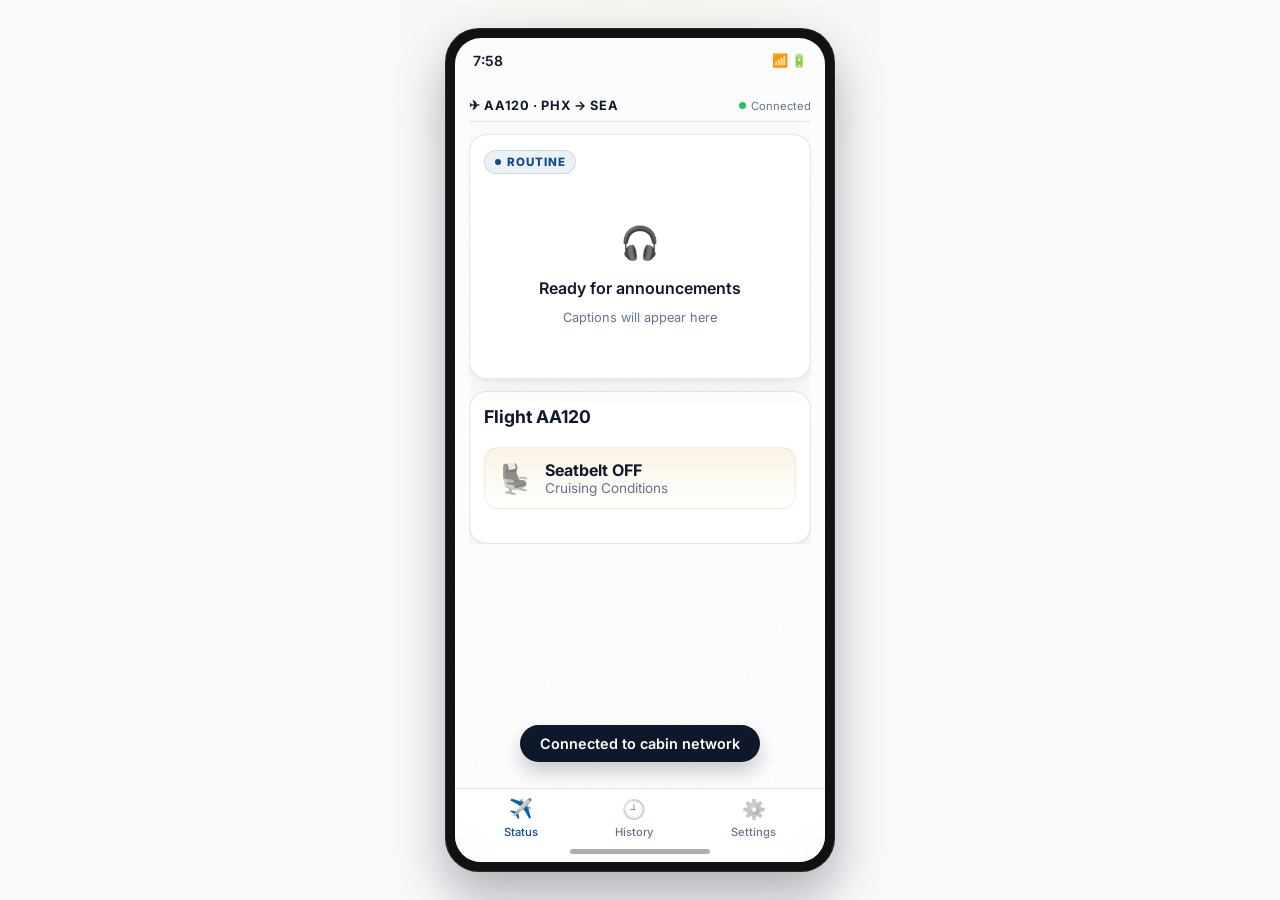
<file: index.html>
<!DOCTYPE html>
<html lang="en" data-theme="light">
<head>
    <meta charset="UTF-8">
    <meta name="viewport" content="width=device-width, initial-scale=1.0">
    <title>Cabin Clarity | Passenger App</title>
    <link rel="stylesheet" href="styles.css">
    <link href="https://fonts.googleapis.com/css2?family=Inter:wght@400;500;600;700;800&display=swap" rel="stylesheet">
    <link rel="manifest" href="manifest.json">
</head>
<body>

<div class="device-frame">
    <div class="device-screen">

        <!-- iOS Status Bar -->
        <div class="ios-status-bar">
            <div id="ios-clock">9:41</div>
            <div class="dynamic-island"></div>
            <div style="display:flex;gap:4px;align-items:center;font-size:13px">📶 🔋</div>
        </div>

        <!-- Emergency Overlay (critical safety, full screen) -->
        <div id="emergency-overlay" class="hidden">
            <div style="font-size:0.9rem;color:rgba(255,255,255,0.7);margin-bottom:12px;letter-spacing:0.1em;font-weight:800">⚠ SAFETY CRITICAL</div>
            <h1 class="emergency-title">BRACE</h1>
            <p class="emergency-subtitle">Head down. Hands behind head.<br>Follow crew instructions. Leave all bags.</p>
            <div class="emergency-media-frame">
                <div class="asl-placeholder">[ASL Emergency Clip · asl_brace_001]</div>
            </div>
            <button class="btn btn-danger-solid full-width mt-2" style="font-size:1rem;padding:16px;" onclick="app.dismissEmergency()">✓ I Understand — Bracing</button>
        </div>

        <!-- Scrollable Content -->
        <main class="container">

            <!-- ── VIEW 1: STATUS / CAPTIONS (main screen) ─────────────────── -->
            <section id="view-flight" class="view active">

                <!-- Route Bar -->
                <div class="route-bar">
                    <div>
                        <div class="route-flight">✈ AA120 · PHX → SEA</div>
                    </div>
                    <div class="ws-dot-wrap">
                        <div class="ws-dot connecting" id="ws-indicator-dot"></div>
                        <span id="ws-indicator-label">Connecting...</span>
                    </div>
                </div>

                <div class="dashboard-grid">

                    <!-- ── CAPTION CARD: all states live here ── -->
                    <div class="card caption-card" id="caption-card">

                        <!-- SAFETY: acknowledgment required banner -->
                        <div id="ack-required-banner" class="ack-required-banner" style="display:none">
                            ⚠ Safety alert — tap Acknowledge below
                        </div>

                        <!-- Urgency badge -->
                        <div class="urgency-badge badge-routine" id="urgency-badge">
                            <div class="dot"></div>
                            <span>ROUTINE</span>
                        </div>

                        <!-- STATE: connecting -->
                        <div id="state-connecting" class="state-card">
                            <div class="spinner"></div>
                            <div class="state-label">Connecting to cabin network...</div>
                            <div class="state-sub">AA120 · Cabin WS</div>
                        </div>

                        <!-- STATE: idle (connected, no announcement) -->
                        <div id="state-idle" class="state-card hidden">
                            <div class="state-icon">🎧</div>
                            <div class="state-label">Ready for announcements</div>
                            <div class="state-sub">Captions will appear here</div>
                        </div>

                        <!-- STATE: caption (main caption display) -->
                        <div class="safety-label-large" id="safety-label-large">SAFETY</div>
                        <div id="state-caption" class="hidden">

                            <!-- Safety action icon (shown only in safety mode via CSS) -->
                            <div class="safety-action-wrap hidden" id="safety-action-wrap">
                                <div class="safety-action-icon" id="safety-action-icon"></div>
                            </div>

                            <!-- Live caption text with per-word confidence support -->
                            <p class="live-caption-text" id="live-caption-text"></p>
                            
                            <!-- Low confidence indicator -->
                            <div class="low-conf-bar" id="low-conf-bar">
                                ◐ Low confidence · uncertain words are faded
                            </div>

                            <!-- Plain English summary -->
                            <div class="plain-english-box mt-1">
                                <strong>Plain English:</strong>
                                <span id="plain-english-summary"> —</span>
                            </div>

                            <!-- Source metadata -->
                            <div class="text-muted text-small mt-sm" id="caption-meta" style="font-size:0.7rem"></div>

                            <!-- Acknowledge button -->
                            <button id="confirm-receipt-btn" class="btn btn-primary full-width mt-1" onclick="app.confirmReceipt()">
                                ✓ Acknowledge
                            </button>
                        </div>

                        <div class="card sign-card hidden" id="sign-card">
                            <div class="flex-between border-bottom pb-1 mb-1">
                                <h2 class="section-title border-none mb-0 pb-0" id="sign-card-title">Sign Language</h2>
                                <span class="text-small text-muted" id="sign-card-lang">—</span>
                            </div>

                            <div class="sign-media-frame">
                                <video id="sign-video" muted playsinline autoplay></video>
                                <div id="sign-fallback-text" class="text-small text-muted" style="display:none; text-align:center; padding:16px;">
                                    Approved sign clip not available
                                </div>
                            </div>

                            <div class="text-small text-muted mt-sm" id="sign-meta"></div>
                        </div>

                        <!-- STATE: captions unavailable -->
                        <div id="state-unavailable" class="hidden unavailable-card">
                            <div class="big-icon">📵</div>
                            <div class="state-label">Captions unavailable</div>
                            <p class="text-muted text-small mt-sm">Audio feed disconnected.<br>Please ask a crew member for assistance.</p>
                            <button class="btn btn-outline full-width mt-1" onclick="app.sendCrew('Caption Assistance')">
                                🔔 Call Crew
                            </button>
                        </div>

                        <!-- STATE: reconnecting -->
                        <div id="state-reconnecting" class="state-card hidden">
                            <div class="radar-spinner"></div>
                            <div class="state-label" style="color:var(--amber-color)">Reconnecting...</div>
                            <div class="state-sub">Connection lost · retrying automatically</div>
                        </div>

                    </div><!-- /caption-card -->

                    <!-- Flight Info Card -->
                    <div class="card">
                        <h2 class="section-title">Flight AA120</h2>
                        <div class="seatbelt-card mb-2" id="seatbelt-status-card">
                            <span style="font-size:1.8rem; filter: grayscale(1); opacity: 0.6;">💺</span>
                            <div>
                                <div class="font-bold text-dark">Seatbelt OFF</div>
                                <div class="text-small text-muted">Cruising Conditions</div>
                            </div>
                        </div>
                    </div>
                </div>
            </section>

            <section id="view-history" class="view">
                <div class="dashboard-grid">
                    <div class="card">
                        <div class="flex-between border-bottom pb-1 mb-1">
                            <h2 class="section-title border-none mb-0 pb-0">History</h2>
                            <select class="select-clean text-small" id="history-filter" onchange="app.renderHistory()">
                                <option value="all">All</option>
                                <option value="safety">Safety</option>
                                <option value="routine">Routine</option>
                            </select>
                        </div>
                        <div id="history-log" class="history-scroll"></div>
                    </div>
                </div>
            </section>
            
            <!-- ── VIEW 5: SETTINGS ────────────────────────────────────────── -->
            <section id="view-settings" class="view">
                <div class="header-section">
                    <h1 class="font-bold text-dark view-title">Settings</h1>
                </div>
                <div class="dashboard-grid">

                    <!-- Text Size (live preview) -->
                    <div class="card">
                        <h2 class="section-title">Caption Text Size</h2>
                        <div class="text-preview-wrap">
                            <p class="text-preview" id="text-size-preview">Caption text preview — adjust to your preference.</p>
                        </div>
                        <div class="size-slider-row mt-1">
                            <span class="size-label">A</span>
                            <input type="range" id="text-size-slider" min="14" max="32" value="18" step="1"
                                oninput="app.updateTextSize(this.value)">
                            <span class="size-label" style="font-size:1rem;font-weight:700">A</span>
                        </div>
                        <div class="text-muted text-small mt-sm" style="text-align:center">
                            <span id="text-size-val">18px</span>
                        </div>
                    </div>

                    <!-- Accessibility Toggles -->
                    <!-- Accessibility -->
                    <div class="card">
                      <h2 class="section-title">Accessibility</h2>

                      <div class="setting-row">
                        <div>
                          <span class="font-bold text-small">Sign Language</span>
                          <div class="text-small text-muted">Show approved clips only</div>
                        </div>
                        <select class="select-clean text-small" onchange="app.toggleSetting('signLanguage', this.value)">
                          <option value="none">None</option>
                          <option value="asl">ASL</option>
                          <option value="bsl">BSL</option>
                        </select>
                    </div>

                    <div class="setting-row">
                      <div>
                        <span class="font-bold text-small">Caption language</span>
                        <div class="text-small text-muted">Primary caption language</div>
                      </div>
                      <select class="select-clean text-small" onchange="app.toggleSetting('captionLanguage', this.value)">
                        <option value="en">English</option>
                        <option value="es">Español</option>
                        <option value="zh">中文</option>
                      </select>
                    </div>

                    <div class="setting-row">
                        <div>
                        <span class="font-bold text-small">Haptic Feedback</span>
                        <div class="text-small text-muted">Vibration for safety alerts</div>
                        </div>
                        <label class="switch">
                        <input type="checkbox" checked onchange="app.toggleSetting('haptic', this.checked)">
                        <span class="slider"></span>
                        </label>
                    </div>

                    <div class="setting-row border-none">
                        <div>
                        <span class="font-bold text-small">High Contrast Mode</span>
                        <div class="text-small text-muted">Black/white/amber only</div>
                        </div>
                        <label class="switch">
                        <input type="checkbox" onchange="app.toggleSetting('contrast', this.checked)">
                        <span class="slider"></span>
                        </label>
                    </div>
                    </div>

                    <!-- Notifications -->
                    <div class="card">
                        <h2 class="section-title">"Digital Tap" Wake-Up</h2>
                        <p class="text-small text-muted mb-2">Haptic vibration instead of crew physically tapping you.</p>
                        <div class="setting-row">
                            <span class="text-small">Meal Service</span>
                            <label class="switch"><input type="checkbox" onchange="app.toggleSetting('mealWakeup', this.checked)"><span class="slider"></span></label>
                        </div>
                        <div class="setting-row border-none">
                            <span class="text-small">Descent Notification</span>
                            <label class="switch"><input type="checkbox" checked onchange="app.toggleSetting('descentWakeup', this.checked)"><span class="slider"></span></label>
                        </div>
                    </div>

                    <!-- Theme & Display -->
                    <div class="card">
                        <h2 class="section-title">Display</h2>
                        <div class="setting-row">
                            <span class="text-small font-bold">Large Display Mode</span>
                            <label class="switch"><input type="checkbox" onchange="app.toggleSetting('largeDisplay', this.checked)"><span class="slider"></span></label>
                        </div>
                        <div class="setting-row border-none">
                            <span class="text-small font-bold">Dark Mode</span>
                            <label class="switch">
                                <input type="checkbox" onchange="app.toggleTheme()">
                                <span class="slider"></span>
                            </label>
                        </div>
                    </div>

                </div>
            </section>

            <div style="height:60px"></div>
        </main>

        <!-- Bottom Tab Bar -->
        <nav class="bottom-tab-bar">
        <a href="#" class="tab-item active" data-target="view-flight">
            <div class="tab-icon-wrap">
            <div class="tab-icon">✈️</div>
            <span class="tab-badge hidden" id="badge-flight"></span>
            </div>
            <span>Status</span>
        </a>

        <a href="#" class="tab-item" data-target="view-history">
            <div class="tab-icon">🕘</div>
            <span>History</span>
        </a>

        <a href="#" class="tab-item" data-target="view-settings">
            <div class="tab-icon">⚙️</div>
            <span>Settings</span>
        </a>
        </nav>

        <div id="toast" class="toast hidden">Message sent</div>
        <div class="home-indicator"></div>

    </div><!-- /device-screen -->
</div><!-- /device-frame -->


<script src="transport.js"></script>
<script src="app.js"></script>


<script>
if ('serviceWorker' in navigator) {
  window.addEventListener('load', () => {
    navigator.serviceWorker.register('./sw.js');
  });
}
</script>
</body>
</html>
</file>
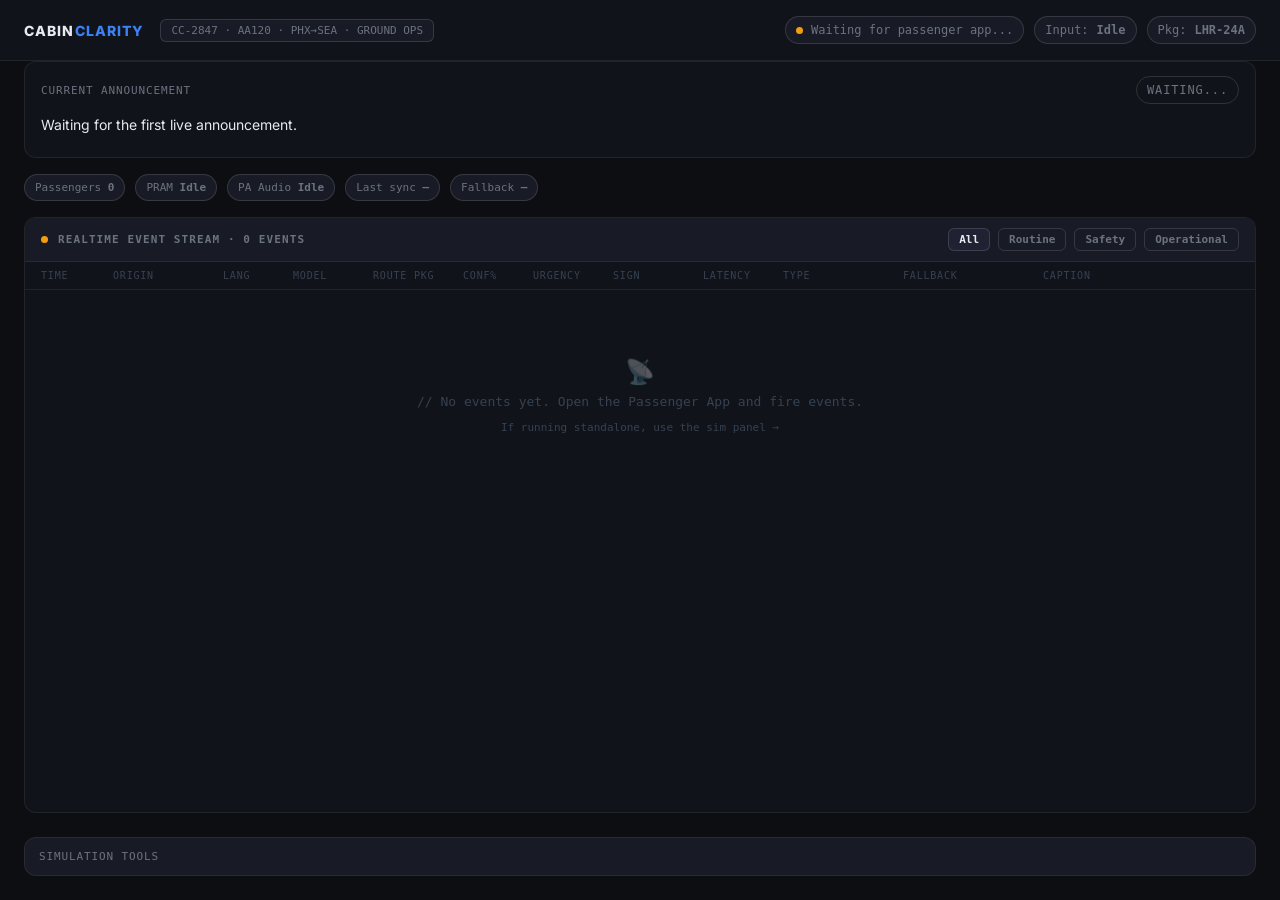
<file: dashboard.html>
<!DOCTYPE html>
<html lang="en">
<head>
<meta charset="UTF-8">
<meta name="viewport" content="width=device-width, initial-scale=1.0">
<title>Cabin Clarity - Dashboard</title>
<link href="https://fonts.googleapis.com/css2?family=Inter:wght@400;500;600;700;800&display=swap" rel="stylesheet">
<style>
:root {
    --bg: #0d0e12;
    --bg2: #11131a;
    --surface: #181b25;
    --surface2: #1f2232;
    --border: rgba(255,255,255,0.07);
    --border2: rgba(255,255,255,0.13);
    --text: #e8eaf0;
    --muted: #6b7280;
    --dim: #374151;
    --green: #22c55e;
    --amber: #f59e0b;
    --red: #ef4444;
    --blue: #3b82f6;
    --mono: 'IBM Plex Mono', monospace;
    --sans: 'Inter', sans-serif;
}
*, *::before, *::after { box-sizing: border-box; margin: 0; padding: 0; }
body { background: var(--bg); color: var(--text); font-family: var(--sans); min-height: 100vh; display: flex; flex-direction: column; }

/* HEADER */
.header {
    padding: 16px 24px;
    border-bottom: 1px solid var(--border);
    display: flex; align-items: center; justify-content: space-between;
    flex-shrink: 0;
    background: var(--bg2);
}
.header-left { display: flex; align-items: center; gap: 16px; }
.logo { font-family: var(--sans); font-size: 14px; font-weight: 800; letter-spacing: 0.08em; }
.logo span { color: var(--blue); }
.flight-tag {
    font-family: var(--mono); font-size: 11px; color: var(--muted);
    background: var(--surface); border: 1px solid var(--border2);
    padding: 4px 10px; border-radius: 6px;
}
.ws-status { display: flex; align-items: center; gap: 6px; font-size: 12px; color: var(--muted); font-family: var(--mono); }
.ws-dot { width: 7px; height: 7px; border-radius: 50%; background: var(--green); animation: pulse 2s ease-in-out infinite; }
.ws-dot.off { background: var(--amber); animation: blink 1s infinite; }
@keyframes pulse { 0%,100%{opacity:1} 50%{opacity:0.4} }
@keyframes blink { 0%,100%{opacity:1} 50%{opacity:0.2} }

/* LOG AREA */
.log-container {
    flex: 1; display: flex; flex-direction: column;
    margin: 0 24px 24px 24px;
    border: 1px solid var(--border);
    border-radius: 12px;
    overflow: hidden;
    background: var(--bg2);
    min-height: 0;
}
.log-header {
    padding: 10px 16px;
    border-bottom: 1px solid var(--border);
    display: flex; align-items: center; gap: 10px;
    background: var(--surface);
    flex-shrink: 0;
}
.log-header-label { font-size: 11px; font-weight: 700; letter-spacing: 0.1em; color: var(--muted); font-family: var(--mono); text-transform: uppercase; }

/* Column headers */
.log-cols {
    display: grid;
    grid-template-columns: 72px 110px 70px 80px 90px 70px 80px 90px 80px 120px 140px 1fr;
    gap: 0;
    padding: 8px 16px;
    font-size: 10px; color: var(--dim);
    letter-spacing: 0.08em; text-transform: uppercase;
    font-family: var(--mono);
    border-bottom: 1px solid var(--border);
    flex-shrink: 0;
}

/* Log entries */
.log-scroll {
    flex: 1; overflow-y: auto;
    padding: 8px;
}
.log-scroll::-webkit-scrollbar { width: 4px; }
.log-scroll::-webkit-scrollbar-track { background: transparent; }
.log-scroll::-webkit-scrollbar-thumb { background: var(--border2); border-radius: 2px; }

.log-entry {
    display: grid;
    grid-template-columns: 72px 110px 70px 80px 90px 70px 80px 90px 80px 120px 140px 1fr;
    gap: 0;
    padding: 7px 8px;
    border-radius: 6px;
    margin-bottom: 2px;
    font-family: var(--mono);
    font-size: 11.5px;
    border: 1px solid transparent;
    align-items: start;
    transition: background 0.1s;
    animation: slide-in 0.2s ease;
}
@keyframes slide-in { from { opacity: 0; transform: translateY(-4px); } to { opacity: 1; transform: translateY(0); } }
.log-entry:hover { background: var(--surface); }
.log-entry.routine { border-color: rgba(34,197,94,0.1); }
.log-entry.safety { border-color: rgba(239,68,68,0.2); background: rgba(239,68,68,0.04); }
.log-entry.operational { border-color: rgba(245,158,11,0.15); }

.col { padding: 0 8px; overflow: hidden; text-overflow: ellipsis; white-space: nowrap; }
.col.time { color: var(--dim); }
.col.source { color: var(--muted); }
.col.lang { color: var(--blue); }
.col.conf-h { color: var(--green); }
.col.conf-m { color: var(--amber); }
.col.conf-l { color: var(--red); }
.col.sev { color: var(--muted); }
.col.urgency-r { color: var(--green); font-weight: 700; }
.col.urgency-s { color: var(--red); font-weight: 700; }
.col.urgency-o { color: var(--amber); font-weight: 700; }
.col.asl-y { color: #a78bfa; }
.col.asl-n { color: var(--dim); }
.col.latency { color: var(--muted); }
.col.caption { color: var(--text); opacity: 0.65; white-space: normal; font-size: 11px; }

.log-empty {
    display: flex; align-items: center; justify-content: center;
    padding: 60px; color: var(--dim); font-family: var(--mono); font-size: 13px;
    flex-direction: column; gap: 8px;
}
.log-empty-icon { font-size: 24px; opacity: 0.3; }

/* Filter bar */
.filter-bar {
    display: flex; align-items: center; gap: 8px; margin-left: auto;
}
.filter-btn {
    padding: 4px 10px; border-radius: 6px;
    border: 1px solid var(--border2);
    background: transparent; color: var(--muted);
    font-size: 11px; font-family: var(--mono);
    cursor: pointer; font-weight: 600;
    transition: all 0.15s;
}
.filter-btn:hover, .filter-btn.active { background: var(--surface2); color: var(--text); }
.filter-btn.green.active { border-color: var(--green); color: var(--green); }
.filter-btn.red.active { border-color: var(--red); color: var(--red); }

.dash-live-bar {
    display: flex;
    flex-wrap: wrap;
    gap: 10px;
    align-items: center;
}

.dash-pill {
    display: inline-flex;
    align-items: center;
    gap: 8px;
    background: var(--surface);
    border: 1px solid var(--border2);
    border-radius: 999px;
    padding: 6px 10px;
    font-size: 12px;
    color: var(--muted);
    font-family: var(--mono);
}

.dash-pill.subtle {
    background: transparent;
}

.dash-card {
    margin: 0 24px 16px 24px;
    background: var(--bg2);
    border: 1px solid var(--border);
    border-radius: 12px;
    padding: 14px 16px;
}

.dash-card-head {
    display: flex;
    justify-content: space-between;
    align-items: center;
    gap: 12px;
    margin-bottom: 10px;
    font-family: var(--mono);
    font-size: 11px;
    letter-spacing: 0.08em;
    text-transform: uppercase;
    color: var(--muted);
}

.dash-current-body {
    font-size: 14px;
    line-height: 1.5;
    color: var(--text);
}

.dash-current-meta {
    margin-top: 8px;
    font-size: 11px;
    color: var(--muted);
    font-family: var(--mono);
}

.dash-health-strip {
    margin: 0 24px 16px 24px;
    display: flex;
    flex-wrap: wrap;
    gap: 10px;
}

.health-chip {
    background: var(--surface);
    border: 1px solid var(--border2);
    border-radius: 999px;
    padding: 6px 10px;
    font-size: 11px;
    color: var(--muted);
    font-family: var(--mono);
}

.dash-tools {
    margin: 0 24px 24px 24px;
    border: 1px solid var(--border);
    border-radius: 12px;
    background: var(--surface);
    padding: 12px 14px;
}

.dash-tools summary {
    cursor: pointer;
    font-family: var(--mono);
    text-transform: uppercase;
    font-size: 11px;
    color: var(--muted);
    letter-spacing: 0.08em;
    list-style: none;
}

.dash-tools-grid {
    display: grid;
    grid-template-columns: repeat(2, minmax(0, 1fr));
    gap: 8px;
    margin-top: 12px;
}

.col.sign-y { color: #a78bfa; }
.col.sign-n { color: var(--dim); }

</style>
</head>
<body>

<div class="header">
    <div class="header-left">
        <div class="logo">CABIN<span>CLARITY</span></div>
        <div class="flight-tag">CC-2847 · AA120 · PHX→SEA · GROUND OPS</div>
    </div>
    <div class="dash-live-bar">
        <div class="dash-pill">
            <span class="ws-dot off" id="dash-ws-dot"></span>
            <span id="dash-ws-label">Waiting for passenger app...</span>
        </div>
        <div class="dash-pill">Input: <strong id="dash-input-health">Idle</strong></div>
        <div class="dash-pill">Pkg: <strong id="dash-package">LHR-24A</strong></div>
    </div>
</div>

<div class="dash-card current-announcement" id="current-announcement">
    <div class="dash-card-head">
        <div>Current announcement</div>
        <div class="dash-pill subtle" id="dash-current-source">Waiting...</div>
    </div>

    <div class="dash-current-body" id="dash-current-body">
        Waiting for the first live announcement.
    </div>

    <div class="dash-current-meta" id="dash-current-meta"></div>
</div>

<div class="dash-health-strip">
    <div class="health-chip">Passengers <strong id="health-passengers">0</strong></div>
    <div class="health-chip">PRAM <strong id="health-pram">Idle</strong></div>
    <div class="health-chip">PA Audio <strong id="health-pa">Idle</strong></div>
    <div class="health-chip">Last sync <strong id="health-sync">—</strong></div>
    <div class="health-chip">Fallback <strong id="health-fallback">—</strong></div>
</div>


<div class="log-container">
    <div class="log-header">
        <div class="ws-dot" id="live-dot" style="background:var(--amber);animation:blink 1s infinite"></div>
        <div class="log-header-label">Realtime Event Stream · <span id="log-event-count">0</span> events</div>
        <div class="filter-bar">
            <button class="filter-btn active" onclick="setFilter('all', this)">All</button>
            <button class="filter-btn green" onclick="setFilter('routine', this)">Routine</button>
            <button class="filter-btn red" onclick="setFilter('safety', this)">Safety</button>
            <button class="filter-btn" onclick="setFilter('operational', this)">Operational</button>
        </div>
    </div>

    <div class="log-cols">
        <div>TIME</div>
        <div>ORIGIN</div>
        <div>LANG</div>
        <div>MODEL</div>
        <div>ROUTE PKG</div>
        <div>CONF%</div>
        <div>URGENCY</div>
        <div>SIGN</div>
        <div>LATENCY</div>
        <div>TYPE</div>
        <div>FALLBACK</div>
        <div>CAPTION</div>
    </div>

    <div class="log-scroll" id="log-scroll">
        <div class="log-empty">
            <div class="log-empty-icon">📡</div>
            <div>// No events yet. Open the Passenger App and fire events.</div>
            <div style="font-size:11px;margin-top:4px">If running standalone, use the sim panel →</div>
        </div>
    </div>
</div>

<details class="dash-tools">
    <summary>Simulation tools</summary>
    <div class="dash-tools-grid">
        <button class="dash-sim-btn" onclick="injectEvent('meal')">🍴 Meal Service</button>
        <button class="dash-sim-btn" onclick="injectEvent('landing')">🛬 Initial Descent</button>
        <button class="dash-sim-btn" onclick="injectEvent('low_conf_routine')">◐ Low Conf Routine</button>
        <button class="dash-sim-btn danger" onclick="injectEvent('turbulence')">⚠ Turbulence</button>
        <button class="dash-sim-btn danger" onclick="injectEvent('severe_turbulence')">⚠⚠ Severe Turb</button>
        <button class="dash-sim-btn danger" onclick="injectEvent('low_conf_safety')">◐⚠ Low Conf Safety</button>
        <button class="dash-sim-btn emergency" onclick="injectEvent('brace')">🚨 BRACE</button>
        <button class="dash-sim-btn" onclick="injectEvent('feed_lost')">📵 Feed Lost</button>
    </div>
</details>

<script src="transport.js"></script>
<script>
const SOURCE_LABELS = {
    aces_pram: 'ACES/PRAM exact',
    template_snap: 'Template snap',
    asr: 'Live PA ASR',
    system: 'System'
};
// ─── SHARED EVENT DEFINITIONS ──────────────────────────────────────────────
const SCENARIOS = {
  turbulence: {
    id: 'turbulence',
    urgency: 'SAFETY',
    severity: 'moderate',
    confidence_level: 'high',
    confidence: 0.94,
    source: 'template_snap',              // deterministic scripted trigger
    event_kind: 'scripted_safety',
    language: 'en-US',
    caption: 'Ladies and gentlemen, please return to your seats and fasten your seatbelts. We are entering an area of turbulence.',
    plain: 'Bumpy air ahead. Sit down and buckle up now.',
    word_confidences: null,
    asl_clip_id: 'asl_seatbelt_003',      // approved clip only
    sign_available: true,
    sign_reason: 'approved_scripted_clip',
    action: 'seatbelt_on',
    template_match: 'seatbelt_on',
    model_version: 'rules-v1',
    route_package_version: 'SEA-24A',
    fallback_reason: 'none',
    latency: 88
  },

  severe_turbulence: {
    id: 'severe_turbulence',
    urgency: 'SAFETY',
    severity: 'high',
    confidence_level: 'high',
    confidence: 0.99,
    source: 'template_snap',
    event_kind: 'scripted_safety',
    language: 'en-US',
    caption: 'Attention all passengers. We are entering severe turbulence. Please remain seated with your seatbelt securely fastened. Crew, please be seated immediately.',
    plain: 'Severe bumps — stay seated, belt fastened tight.',
    word_confidences: null,
    asl_clip_id: 'asl_turbulence_001',
    sign_available: true,
    sign_reason: 'approved_scripted_clip',
    action: 'turbulence',
    template_match: 'severe_turbulence',
    model_version: 'rules-v1',
    route_package_version: 'SEA-24A',
    fallback_reason: 'none',
    latency: 62
  },

  brace: {
    id: 'brace',
    urgency: 'SAFETY',
    severity: 'critical',
    confidence_level: 'high',
    confidence: 1.0,
    source: 'template_snap',
    event_kind: 'scripted_emergency',
    language: 'en-US',
    caption: 'EMERGENCY BRACE — adopt brace position now. Head down, hands behind head. Brace, brace, brace.',
    plain: 'Emergency landing. Bend forward, hands on head. Do it now.',
    word_confidences: null,
    asl_clip_id: 'asl_brace_001',
    sign_available: true,
    sign_reason: 'approved_emergency_clip',
    action: 'brace',
    template_match: 'emergency_brace',
    model_version: 'rules-v1',
    route_package_version: 'SEA-24A',
    fallback_reason: 'none',
    latency: 24
  },

  meal: {
    id: 'meal',
    urgency: 'ROUTINE',
    severity: null,
    confidence_level: 'high',
    confidence: 0.97,
    source: 'asr',
    event_kind: 'live_pa_asr',
    language: 'en-US',
    caption: 'Cabin crew, please begin the meal service for the main cabin. We will start from the front of the aircraft.',
    plain: 'Food and drinks are coming soon.',
    word_confidences: null,
    asl_clip_id: null,
    sign_available: false,
    sign_reason: 'no_approved_clip_for_live_asr',
    action: null,
    template_match: 'meal_service_start',
    model_version: 'asr-v1.3',
    route_package_version: 'SEA-24A',
    fallback_reason: 'live_asr_no_sign_asset',
    latency: 142
  },

  landing: {
    id: 'landing',
    urgency: 'SAFETY',
    severity: 'moderate',
    confidence_level: 'high',
    confidence: 0.96,
    source: 'asr',
    event_kind: 'live_pa_asr',
    language: 'en-US',
    caption: 'Ladies and gentlemen, we have begun our initial descent into London. Please stow your tray tables and return your seats to the upright position.',
    plain: 'We are landing soon. Pack up and buckle in.',
    word_confidences: null,
    asl_clip_id: null,
    sign_available: false,
    sign_reason: 'no_approved_clip_for_live_asr',
    action: 'seatbelt_on',
    template_match: 'initial_descent',
    model_version: 'asr-v1.3',
    route_package_version: 'SEA-24A',
    fallback_reason: 'live_asr_no_sign_asset',
    latency: 168
  },

  low_conf_routine: {
    id: 'low_conf_routine',
    urgency: 'ROUTINE',
    severity: null,
    confidence_level: 'low',
    confidence: 0.49,
    source: 'pram',
    event_kind: 'deterministic_ops_message',
    language: 'en-US',
    caption: 'We will be serving [unclear] shortly and the cabin crew will [unclear] any questions you may have about [unclear].',
    plain: 'Service coming — some words unclear due to audio quality.',
    word_confidences: [0.92, 0.9, 0.88, 0.3, 0.85, 0.82, 0.9, 0.75, 0.3, 0.7, 0.65, 0.88, 0.6, 0.55, 0.3, 0.45, 0.4],
    asl_clip_id: null,
    sign_available: false,
    sign_reason: 'no_sign_needed_for_pram',
    action: null,
    template_match: null,
    model_version: 'pram-v2.0',
    route_package_version: 'SEA-24A',
    fallback_reason: 'confidence_low_pram_deterministic',
    latency: 312
  },

  low_conf_safety: {
    id: 'low_conf_safety',
    urgency: 'SAFETY',
    severity: 'moderate',
    confidence_level: 'low',
    confidence: 0.41,
    source: 'asr',
    event_kind: 'live_pa_asr',
    language: 'en-US',
    caption: 'Please [unclear] your seatbelts and remain [unclear] — the crew will [unclear] your area shortly.',
    plain: 'Safety alert — some words unclear. Fasten your seatbelt now.',
    word_confidences: [0.85, 0.25, 0.2, 0.82, 0.88, 0.9, 0.3, 0.2, 0.85, 0.8, 0.3, 0.2, 0.45, 0.82, 0.7],
    asl_clip_id: 'asl_seatbelt_003',
    sign_available: true,
    sign_reason: 'approved_scripted_clip',
    action: 'seatbelt_on',
    template_match: null,
    model_version: 'asr-v1.3',
    route_package_version: 'SEA-24A',
    fallback_reason: 'low_confidence_live_asr',
    latency: 395
  },

  feed_lost: {
    id: 'feed_lost',
    urgency: 'OPERATIONAL',
    status: 'audio_feed_disconnected',
    source: 'system',
    event_kind: 'system_status',
    language: 'en-US',
    caption: null,
    plain: null,
    word_confidences: null,
    asl_clip_id: null,
    sign_available: false,
    sign_reason: 'n_a',
    action: null,
    template_match: null,
    model_version: 'transport-v1',
    route_package_version: 'SEA-24A',
    fallback_reason: 'audio_feed_disconnected',
    latency: 0
  },

  reconnect: {
    id: 'reconnect',
    urgency: 'OPERATIONAL',
    status: 'ws_reconnecting',
    source: 'system',
    event_kind: 'system_status',
    language: 'en-US',
    caption: null,
    plain: null,
    word_confidences: null,
    asl_clip_id: null,
    sign_available: false,
    sign_reason: 'n_a',
    action: null,
    template_match: null,
    model_version: 'transport-v1',
    route_package_version: 'SEA-24A',
    fallback_reason: 'ws_reconnecting',
    latency: 0
  }
};

// ─── STATE ─────────────────────────────────────────────────────────────────
const stats = { total: 0, routine: 0, safety: 0, lowconf: 0, sign: 0, latencies: [] };
let currentFilter = 'all';
const allEntries = [];
let connectedToApp = false;

// ─── RECEIVE FROM PASSENGER APP ────────────────────────────────────────────
const transport = new CabinTransport();

transport.on('announcement', (evt) => {
    if (!connectedToApp) {
        connectedToApp = true;
        document.getElementById('dash-ws-dot').className = 'ws-dot';
        document.getElementById('dash-ws-dot').style.background = 'var(--green)';
        document.getElementById('dash-ws-dot').style.animation = 'pulse 2s infinite';
        document.getElementById('dash-ws-label').textContent = 'Connected to passenger app';
    }

    renderCurrentAnnouncement(evt);
    renderHealthStrip(evt);
    appendEvent(evt);
});

transport.on('status', ({ state }) => {
    const dot = document.getElementById('dash-ws-dot');
    const label = document.getElementById('dash-ws-label');

    if (!dot || !label) return;

    if (state === 'connected') {
        dot.style.background = 'var(--green)';
        label.textContent = 'Connected';
    } else if (state === 'reconnecting') {
        dot.style.background = 'var(--amber)';
        label.textContent = 'Reconnecting...';
    } else if (state === 'connecting') {
        dot.style.background = 'var(--amber)';
        label.textContent = 'Connecting...';
    }
});

let currentAnnouncement = null;
const dashHealth = {
    passengerClients: 0,
    pramListener: 'Idle',
    paAudioFeed: 'Idle',
    lastSync: '—',
    fallbackState: '—',
};

function renderCurrentAnnouncement(evt) {
    const body = document.getElementById('dash-current-body');
    const meta = document.getElementById('dash-current-meta');
    const source = document.getElementById('dash-current-source');

    if (!body || !meta || !source) return;

    currentAnnouncement = evt;

    const sign = evt.sign_language
        ? evt.sign_language.toUpperCase()
        : (evt.sign_available ? 'SIGN' : '—');

    source.textContent = evt.source || '—';

    body.innerHTML = `
        <div class="dash-current-line">${evt.caption || evt.status || '—'}</div>
    `;

    meta.textContent = [
        `Urgency: ${evt.urgency || '—'}`,
        `Confidence: ${evt.confidence != null ? Math.round(evt.confidence * 100) + '%' : '—'}`,
        `Template: ${evt.template_match || '—'}`,
        `Sign: ${sign}`,
        `Latency: ${evt.latency != null ? evt.latency + 'ms' : '—'}`
    ].join(' · ');
}

function renderHealthStrip(evt) {
    const passengers = document.getElementById('health-passengers');
    const pram = document.getElementById('health-pram');
    const pa = document.getElementById('health-pa');
    const sync = document.getElementById('health-sync');
    const fallback = document.getElementById('health-fallback');
    const inputHealth = document.getElementById('dash-input-health');

    if (sync) {
        sync.textContent = new Date().toLocaleTimeString([], { hour: '2-digit', minute: '2-digit' });
    }

    if (evt && evt.source) {
        if (evt.source === 'pram') {
            if (pram) pram.textContent = 'Active';
        }
        if (evt.source === 'asr') {
            if (pa) pa.textContent = 'Live';
        }
        if (evt.status === 'audio_feed_disconnected') {
            if (pa) pa.textContent = 'Down';
        }
        if (fallback) fallback.textContent = evt.fallback_reason || '—';
        if (inputHealth) inputHealth.textContent = evt.source || 'Idle';
    }

    if (passengers) {
        passengers.textContent = connectedToApp ? '1' : '0';
    }
}

// ─── STANDALONE SIM ────────────────────────────────────────────────────────
function injectEvent(key) {
    const evt = SCENARIOS[key];
    if (!evt) return;

    const stamped ={ ...evt, _ts: Date.now() };

    // Send it to the passenger app too
    transport.dispatch(stamped);
}

// ─── RENDER EVENT ──────────────────────────────────────────────────────────
function appendEvent(evt) {
    const scroll = document.getElementById('log-scroll');
    const empty = scroll.querySelector('.log-empty');
    if (empty) scroll.innerHTML = '';

    const now = new Date(evt._ts || Date.now());
    const timeStr = `${now.getHours().toString().padStart(2,'0')}:${now.getMinutes().toString().padStart(2,'0')}:${now.getSeconds().toString().padStart(2,'0')}`;

    const urgency = evt.urgency || 'OPERATIONAL';
    const entryClass = urgency === 'SAFETY' ? 'safety' : urgency === 'ROUTINE' ? 'routine' : 'operational';

    // Stats
    stats.total++;
    if (urgency === 'ROUTINE') stats.routine++;
    if (urgency === 'SAFETY') stats.safety++;
    if (evt.confidence_level === 'low' || evt.confidence_level === 'medium') stats.lowconf++;
    if (evt.sign_available || evt.sign_clip_id || evt.asl_clip_id) stats.sign++;
    if (evt.latency > 0) stats.latencies.push(evt.latency);

    updateStats(timeStr);

    const entry = {
        class: entryClass,
        urgency, evt, timeStr,
        html: buildEntryHTML(evt, urgency, timeStr)
    };
    allEntries.unshift(entry);

    if (currentFilter === 'all' || entry.class === currentFilter) {
        const el = createEntryEl(entry);
        scroll.insertBefore(el, scroll.firstChild);
        scroll.scrollTop = 0;
        if (scroll.children.length > 200) scroll.removeChild(scroll.lastChild);
    }

    // Update live dot
    const liveDot = document.getElementById('live-dot');
    liveDot.style.background = urgency === 'SAFETY' ? 'var(--red)' : urgency === 'ROUTINE' ? 'var(--green)' : 'var(--amber)';
    setTimeout(() => { liveDot.style.background = 'var(--green)'; }, 2000);
}

function buildEntryHTML(evt, urgency, timeStr) {
    const confPct = evt.confidence != null ? Math.round(evt.confidence * 100) + '%' : '—';

    const confClass =
        evt.confidence > 0.85 ? 'conf-h' :
        evt.confidence > 0.6 ? 'conf-m' : 'conf-l';

    const urgencyClass =
        urgency === 'SAFETY' ? 'urgency-s' :
        urgency === 'ROUTINE' ? 'urgency-r' : 'urgency-o';

    const signText = evt.sign_language ? evt.sign_language.toUpperCase() : (evt.sign_available ? 'SIGN' : '—');
    const signClass = evt.sign_available ? 'sign-y' : 'sign-n';

    const latText = evt.latency > 0 ? evt.latency + 'ms' : '—';

    const captionText = evt.caption
        ? '"' + evt.caption.slice(0, 60) + (evt.caption.length > 60 ? '…' : '') + '"'
        : evt.status || '—';

    return `
        <div class="col time">${timeStr}</div>
        <div class="col source">${SOURCE_LABELS[evt.source] || evt.source || '—'}</div>
        <div class="col lang">${evt.language || '—'}</div>
        <div class="col">${evt.model_version || '—'}</div>
        <div class="col">${evt.route_package_version || '—'}</div>
        <div class="col ${confClass}">${confPct}</div>
        <div class="col ${urgencyClass}">${urgency}${evt.severity ? '/' + evt.severity : ''}</div>
        <div class="col ${signClass}">${signText}</div>
        <div class="col latency">${latText}</div>
        <div class="col sev">${evt.event_kind || '—'}</div>
        <div class="col sev">${evt.fallback_reason || '—'}</div>
        <div class="col caption">${captionText}</div>
    `;
}

function createEntryEl(entry) {
    const el = document.createElement('div');
    el.className = `log-entry ${entry.class}`;
    el.innerHTML = entry.html;
    return el;
}

function updateStats(lastTime) {
    const totalEl = document.getElementById('stat-total');
    const routineEl = document.getElementById('stat-routine');
    const safetyEl = document.getElementById('stat-safety');
    const lowconfEl = document.getElementById('stat-lowconf');
    const signEl = document.getElementById('stat-sign');
    const latencyEl = document.getElementById('stat-latency');
    const lastEl = document.getElementById('stat-last');
    const totalCountEl = document.getElementById('total-event-count');
    const logCountEl = document.getElementById('log-event-count');

    if (!totalEl && !routineEl && !safetyEl && !lowconfEl && !signEl && !latencyEl && !lastEl) {
        if (totalCountEl) totalCountEl.textContent = stats.total;
        if (logCountEl) logCountEl.textContent = stats.total;
        return;
    }

    if (totalEl) totalEl.textContent = stats.total;
    if (routineEl) routineEl.textContent = stats.routine;
    if (safetyEl) safetyEl.textContent = stats.safety;
    if (lowconfEl) lowconfEl.textContent = stats.lowconf;
    if (signEl) signEl.textContent = stats.sign ?? 0;

    const avg = stats.latencies.length
        ? Math.round(stats.latencies.reduce((a, b) => a + b, 0) / stats.latencies.length)
        : null;

    if (latencyEl) latencyEl.textContent = avg != null ? avg + 'ms' : '—';
    if (lastEl) lastEl.textContent = lastTime;

    if (totalCountEl) totalCountEl.textContent = stats.total;
    if (logCountEl) logCountEl.textContent = stats.total;
}

// ─── FILTER ────────────────────────────────────────────────────────────────
function setFilter(filter, btn) {
    currentFilter = filter;
    document.querySelectorAll('.filter-btn').forEach(b => b.classList.remove('active'));
    btn.classList.add('active');
    const scroll = document.getElementById('log-scroll');
    scroll.innerHTML = '';

    const filtered = filter === 'all' ? allEntries : allEntries.filter(e => e.class === filter);
    if (!filtered.length) {
        scroll.innerHTML = '<div class="log-empty"><div class="log-empty-icon">🔍</div><div>No events matching this filter.</div></div>';
        return;
    }
    filtered.forEach(entry => {
        scroll.appendChild(createEntryEl(entry));
    });
}
</script>
</body>
</html>
</file>
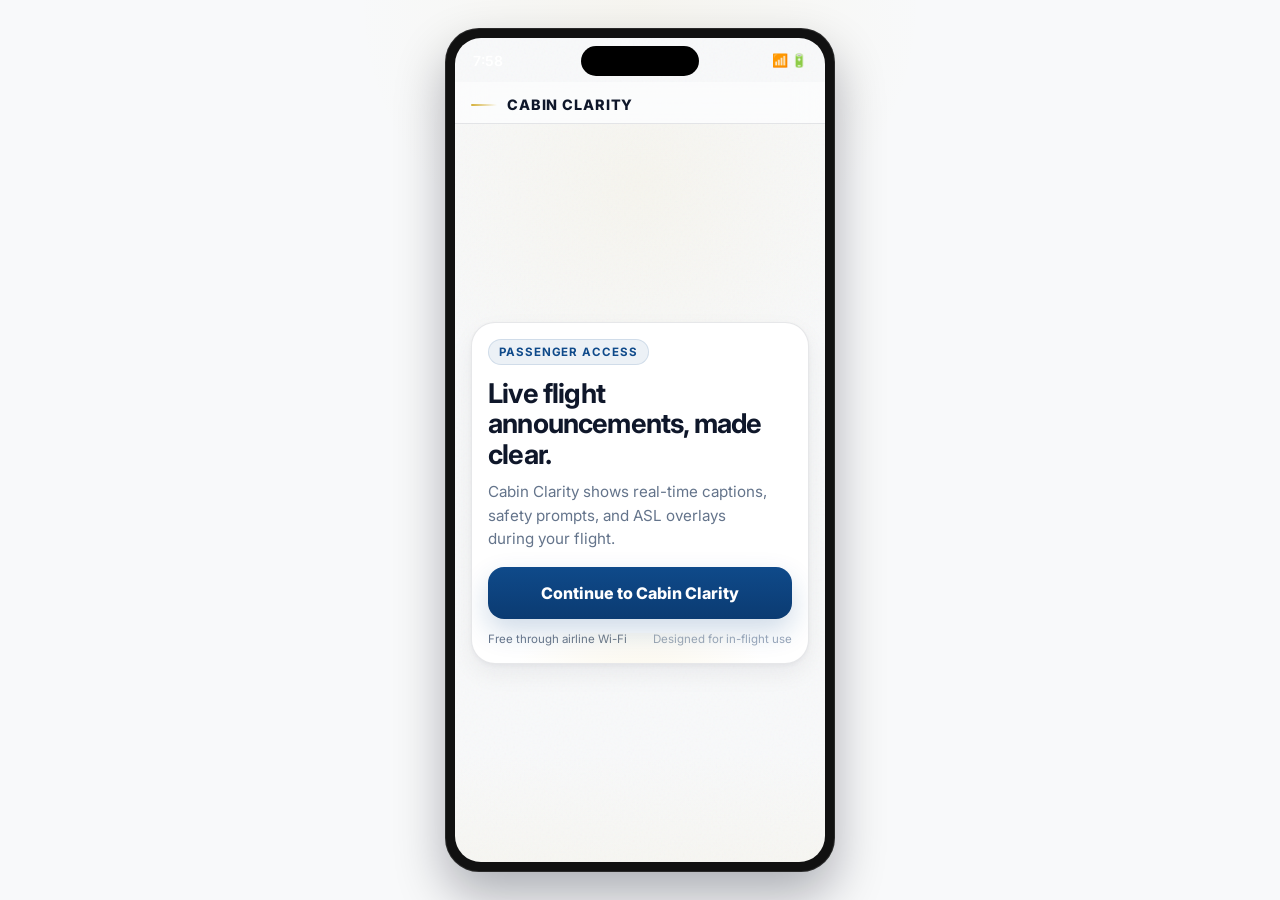
<file: opening.html>
<!DOCTYPE html>
<html lang="en">
<head>
  <meta charset="UTF-8" />
  <meta name="viewport" content="width=device-width, initial-scale=1.0" />
  <title>Cabin Clarity </title>
  <link rel="stylesheet" href="styles.css" />
  <link href="https://fonts.googleapis.com/css2?family=Inter:wght@400;500;600;700;800&display=swap" rel="stylesheet" />

  <style>
  :root {
  --bg-gradient: #f8f9fa;
  --bg-card: #ffffff;
  --text-main: #0f172a;
  --text-muted: #64748b;
  --text-soft: #94a3b8;
  --accent-blue: #0f4a8a;
  --accent-blue-hover: #0b3b72;
  --accent-gold: #d4af37;
  --accent-gold-soft: rgba(212, 175, 55, 0.14);
  --border-color: rgba(15, 23, 42, 0.10);
  --border-strong: rgba(15, 23, 42, 0.18);
  --badge-bg: rgba(15, 74, 138, 0.08);
  --badge-text: #0f4a8a;
  --card-shadow: 0 2px 4px rgba(15, 23, 42, 0.04), 0 10px 24px rgba(15, 23, 42, 0.06);
  --card-shadow-strong: 0 10px 30px rgba(15, 23, 42, 0.10), 0 2px 6px rgba(15, 23, 42, 0.06);
  --radius-lg: 24px;
  --radius-md: 18px;
  --radius-sm: 12px;
}

html, body {
  height: 100%;
  margin: 0;
}

body {
  display: flex;
  align-items: center;
  justify-content: center;
  background: radial-gradient(circle at top, rgba(212, 175, 55, 0.05), transparent 26%), var(--bg-gradient);
  overflow: hidden;
  font-family: Inter, -apple-system, BlinkMacSystemFont, sans-serif;
  color: var(--text-main);
}

.device-frame {
  width: min(390px, 100vw);
  height: min(844px, 100svh);
  background: #111;
  border-radius: 34px;
  padding: 10px;
  position: relative;
  box-shadow: 0 24px 50px rgba(2, 6, 23, 0.30), inset 0 0 0 1px rgba(255,255,255,0.10);
}

.device-screen {
  width: 100%;
  height: 100%;
  background: var(--bg-gradient) !important;
  border-radius: 26px;
  overflow: hidden;
  position: relative;
  color: var(--text-main);
  display: flex;
}

.device-screen::before {
  content: "";
  position: absolute;
  inset: 0;
  pointer-events: none;
  opacity: 0.045;
  z-index: 1;
  background-image: url("data:image/svg+xml,%3Csvg viewBox='0 0 200 200' xmlns='http://www.w3.org/2000/svg'%3E%3Cfilter id='noiseFilter'%3E%3CfeTurbulence type='fractalNoise' baseFrequency='0.85' numOctaves='3' stitchTiles='stitch'/%3E%3C/filter%3E%3Crect width='100%25' height='100%25' filter='url(%23noiseFilter)'/%3E%3C/svg%3E");
}

.portal-shell {
  position: relative;
  width: 100%;
  height: 100%;
  display: flex;
  flex-direction: column;
  color: var(--text-main);
  z-index: 2;
}

.ios-status-bar {
  width: 100%;
  height: 44px;
  display: flex;
  justify-content: space-between;
  align-items: center;
  padding: 0 18px;
  font-size: 14px;
  font-weight: 600;
  flex-shrink: 0;
  position: relative;
  color: var(--text-main);
  background: transparent;
}

.dynamic-island {
  position: absolute;
  top: 8px;
  left: 50%;
  transform: translateX(-50%);
  width: 118px;
  height: 30px;
  background: #000;
  border-radius: 18px;
  z-index: 101;
}

.portal-header {
  padding: 14px 16px 10px;
  display: flex;
  align-items: center;
  justify-content: space-between;
  border-bottom: 1px solid var(--border-color);
  background: rgba(255,255,255,0.55);
  backdrop-filter: blur(14px);
  flex-shrink: 0;
}

.brand-lockup {
  display: flex;
  flex-direction: column;
  gap: 3px;
}

.brand-mark {
  display: inline-flex;
  align-items: center;
  gap: 10px;
  font-weight: 800;
  letter-spacing: 0.06em;
  font-size: 0.9rem;
  text-transform: uppercase;
  color: var(--text-main);
}

.brand-mark .line {
  width: 26px;
  height: 2px;
  border-radius: 99px;
  background: linear-gradient(90deg, var(--accent-gold), transparent);
  display: inline-block;
}

.portal-main {
  flex: 1;
  display: flex;
  flex-direction: column;
  justify-content: center;
  padding: 16px;
  gap: 14px;
  position: relative;
  overflow: hidden;
}

.portal-main::before {
  content: "";
  position: absolute;
  inset: 0;
  background: radial-gradient(circle at 50% 8%, rgba(212, 175, 55, 0.06), transparent 35%);
  pointer-events: none;
}

.hero-panel,
.setup-card {
  position: relative;
  z-index: 1;
  border-radius: var(--radius-lg);
  background: var(--bg-card);
  border: 1px solid var(--border-color);
  box-shadow: var(--card-shadow);
  overflow: hidden;
  color: var(--text-main);
}

.hero-panel {
  padding: 16px;
}

.hero-panel::after {
  content: "";
  position: absolute;
  inset: auto -10% -35% -10%;
  height: 150px;
  background: radial-gradient(circle, rgba(212, 175, 55, 0.10), transparent 62%);
  pointer-events: none;
}

.eyebrow {
  display: inline-flex;
  align-items: center;
  gap: 8px;
  padding: 5px 10px;
  border-radius: 999px;
  background: var(--badge-bg);
  color: var(--badge-text);
  font-size: 0.72rem;
  font-weight: 700;
  letter-spacing: 0.08em;
  text-transform: uppercase;
  margin-bottom: 14px;
  border: 1px solid rgba(15, 74, 138, 0.12);
}

.hero-grid {
  display: flex;
  flex-direction: column;
  gap: 14px;
}

.hero-copy h1 {
  margin: 0 0 10px;
  font-size: 1.7rem;
  line-height: 1.12;
  letter-spacing: -0.03em;
  color: var(--text-main);
}

.hero-copy p {
  margin: 0;
  color: var(--text-muted);
  line-height: 1.55;
  font-size: 0.95rem;
  max-width: 28ch;
}

.flight-card {
  width: 100%;
  background: linear-gradient(180deg, rgba(255,255,255,0.92), rgba(248,249,250,0.96));
  border: 1px solid var(--border-color);
  border-radius: 18px;
  padding: 14px;
  min-height: 108px;
  box-shadow: var(--card-shadow);
  display: flex;
  flex-direction: column;
  justify-content: space-between;
}

.flight-card .route {
  font-size: 0.78rem;
  color: var(--text-main);
  letter-spacing: 0.06em;
  font-weight: 700;
  text-transform: uppercase;
}

.flight-card .meta {
  color: var(--text-muted);
  font-size: 0.78rem;
  line-height: 1.45;
}

.flight-card .seal {
  display: inline-flex;
  align-items: center;
  gap: 8px;
  font-size: 0.72rem;
  color: var(--accent-blue);
  letter-spacing: 0.08em;
  text-transform: uppercase;
  font-weight: 700;
}

.step { display: none; }
.step.active { display: block; animation: rise 0.45s cubic-bezier(0.16, 1, 0.3, 1); }

@keyframes rise {
  from { opacity: 0; transform: translateY(12px); }
  to { opacity: 1; transform: translateY(0); }
}

.setup-card {
  padding: 16px;
}

.setup-card h2 {
  margin: 0 0 8px;
  font-size: 1.15rem;
  letter-spacing: -0.02em;
  color: var(--text-main);
}

.setup-card p {
  margin: 0 0 16px;
  color: var(--text-muted);
  line-height: 1.5;
  font-size: 0.9rem;
}

.form-group { margin-bottom: 14px; }

.form-group label {
  display: block;
  margin-bottom: 6px;
  font-size: 0.72rem;
  font-weight: 800;
  text-transform: uppercase;
  letter-spacing: 0.08em;
  color: var(--text-muted);
}

.portal-bg select {
  width: 100%;
  padding: 0.95rem;
  border-radius: 14px;
  border: 1px solid var(--border-color);
  background: var(--bg-card);
  color: var(--text-main);
  font-size: 0.98rem;
  outline: none;
  font-family: inherit;
  appearance: none;
}

.portal-bg select:focus {
  border-color: rgba(15, 74, 138, 0.55);
  box-shadow: 0 0 0 3px rgba(15, 74, 138, 0.10);
}

.portal-bg select option {
  background: #0f172a;
  color: #ffffff;
}

.toggle-row {
  display: flex;
  align-items: center;
  justify-content: space-between;
  gap: 14px;
  background: rgba(15, 74, 138, 0.04);
  padding: 14px;
  border-radius: 16px;
  border: 1px solid var(--border-color);
}

.toggle-copy { text-align: left; }

.toggle-copy strong {
  display: block;
  font-size: 0.95rem;
  font-weight: 700;
  color: var(--text-main);
  margin-bottom: 2px;
}

.toggle-copy span { font-size: 0.75rem; color: var(--text-muted); }

.switch {
  position: relative;
  display: inline-block;
  width: 44px;
  height: 24px;
  flex-shrink: 0;
}

.switch input { opacity: 0; width: 0; height: 0; }

.slider {
  position: absolute;
  inset: 0;
  cursor: pointer;
  background: rgba(148, 163, 184, 0.28);
  border-radius: 999px;
  transition: 0.25s cubic-bezier(0.16, 1, 0.3, 1);
  border: 1px solid rgba(15, 23, 42, 0.10);
}

.slider:before {
  content: "";
  position: absolute;
  height: 18px;
  width: 18px;
  left: 3px;
  top: 2px;
  background: white;
  border-radius: 50%;
  transition: 0.25s cubic-bezier(0.16, 1, 0.3, 1);
  box-shadow: 0 1px 3px rgba(0,0,0,0.25);
}

input:checked + .slider {
  background: linear-gradient(90deg, var(--accent-blue), var(--accent-blue-hover));
}

input:checked + .slider:before {
  transform: translateX(20px);
}

.btn-portal {
  width: 100%;
  padding: 1rem 1.05rem;
  border: none;
  border-radius: 16px;
  cursor: pointer;
  color: white;
  font-size: 1rem;
  font-weight: 800;
  background: linear-gradient(180deg, var(--accent-blue), var(--accent-blue-hover));
  box-shadow: 0 12px 28px rgba(15, 74, 138, 0.20);
  transition: transform 0.16s cubic-bezier(0.16, 1, 0.3, 1), box-shadow 0.16s cubic-bezier(0.16, 1, 0.3, 1), opacity 0.16s ease;
}

.btn-portal:hover {
  transform: translateY(-1px);
  box-shadow: 0 16px 34px rgba(15, 74, 138, 0.26);
}

.btn-portal:disabled {
  opacity: 0.65;
  cursor: wait;
  box-shadow: none;
  transform: none;
}

.hint-row {
  display: flex;
  justify-content: space-between;
  gap: 12px;
  margin-top: 12px;
  color: var(--text-muted);
  font-size: 0.72rem;
  line-height: 1.45;
}

.hint-row span:last-child { color: var(--text-soft); }

.footer-note {
  margin-top: 14px;
  text-align: center;
  color: var(--text-soft);
  font-size: 0.75rem;
}

.ambient-lines {
  position: absolute;
  inset: auto 0 0 0;
  height: 110px;
  background: linear-gradient(180deg, transparent, rgba(212, 175, 55, 0.04));
  pointer-events: none;
}

@media (max-width: 768px) {
  body {
    background: var(--bg-gradient);
  }

  .device-frame {
    width: 100vw;
    height: 100svh;
    border-radius: 0;
    padding: 0;
    box-shadow: none;
  }

  .device-screen {
    border-radius: 0 !important;
  }
}

@media (max-width: 430px) {
  .portal-header { padding: 14px 14px 10px; }
  .portal-main { padding: 14px; }
  .hero-panel, .setup-card { padding: 14px; }
  .hero-copy h1 { font-size: 1.55rem; line-height: 1.15; }
  .hero-copy p { max-width: none; }
  .hint-row {
    flex-direction: column;
    gap: 4px;
    align-items: flex-start;
  }
  .flight-card { min-height: auto; }
}    
  </style>
</head>
<body>
  <div class="device-frame">
    <div class="device-screen">
      <div class="portal-shell">
        <div class="ios-status-bar" style="color:white; z-index: 10;">
          <div id="ios-clock">9:41</div>
          <div class="dynamic-island" style="background:black;"></div>
          <div style="display:flex;gap:4px;align-items:center;font-size:13px">📶 🔋</div>
        </div>

        <div class="portal-header">
          <div class="brand-lockup">
            <div class="brand-mark"><span class="line"></span><span>Cabin Clarity</span></div>
          </div>
        </div>

        <main class="portal-main portal-bg">
          <div class="hero-panel step active" id="step-1">
            <div class="eyebrow">Passenger Access</div>

            <div class="hero-grid">
              <div class="hero-copy">
                <h1>Live flight announcements, made clear.</h1>
                <p>Cabin Clarity shows real-time captions, safety prompts, and ASL overlays during your flight.</p>
              </div>
            </div>

            <div style="margin-top:16px;">
              <button class="btn-portal" onclick="nextStep()">Continue to Cabin Clarity</button>
              <div class="hint-row">
                <span>Free through airline Wi-Fi</span>
                <span>Designed for in-flight use</span>
              </div>
            </div>
          </div>

          <div id="step-2" class="setup-card step">
            <h2>Set preferences</h2>
            <p>Choose your language and accessibility options before entering the live cabin view.</p>

            <div class="form-group">
              <label for="lang-select">Live translation</label>
              <select id="lang-select">
                <option value="en">English (default)</option>
                <option value="es">Español (Spanish)</option>
                <option value="zh">中文 (Mandarin)</option>
              </select>
            </div>
            <button class="btn-portal" onclick="startApp()" id="btn-start" style="margin-top: 12px;">Enter Cabin Clarity</button>
            <div class="footer-note">Your preferences save automatically for this session.</div>
          </div>
        </main>

        <div class="ambient-lines"></div>
      </div>
    </div>
  </div>
<script>
  function updateClock() {
    const now = new Date();
    document.getElementById('ios-clock').innerText =
      `${now.getHours() % 12 || 12}:${now.getMinutes().toString().padStart(2, '0')}`;
  }

  setInterval(updateClock, 1000);
  updateClock();

  function nextStep() {
    const step1 = document.getElementById('step-1');
    const step2 = document.getElementById('step-2');
    step1.classList.remove('active');
    setTimeout(() => step2.classList.add('active'), 60);
  }

  function startApp() {
  const btn = document.getElementById('btn-start');
  const langSelect = document.getElementById('lang-select');

  if (!btn || !langSelect) {
    console.error('Missing onboarding elements');
    return;
  }

  const captionLanguage = langSelect.value;
  const captionText = langSelect.options[langSelect.selectedIndex].text.split(' ')[0];

  localStorage.setItem('cc_caption_language', captionLanguage);
  localStorage.setItem('cc_language', captionLanguage);

  btn.disabled = true;
  btn.innerText = `Loading ${captionText}...`;

  setTimeout(() => {
    btn.innerText = 'Connecting...';
    setTimeout(() => {
      window.location.href = 'index.html';
    }, 550);
  }, 900);
}
</script>
</body>
</html>
</file>
<file: styles.css>
/*
  Cabin Clarity — premium visual refresh
  Keeps existing app selectors intact while moving away from a generic AI look.
*/

:root {
  /* Premium airline palette */
  --bg-gradient: #f8f9fa;
  --bg-card: #ffffff;
  --text-main: #0f172a;
  --text-muted: #64748b;
  --text-soft: #94a3b8;

  --accent-blue: #0f4a8a;
  --accent-blue-hover: #0b3b72;
  --accent-gold: #d4af37;
  --accent-gold-soft: rgba(212, 175, 55, 0.14);

  --border-color: rgba(15, 23, 42, 0.10);
  --border-strong: rgba(15, 23, 42, 0.18);
  --badge-bg: rgba(15, 74, 138, 0.08);
  --badge-text: #0f4a8a;
  --card-shadow: 0 2px 4px rgba(15, 23, 42, 0.04), 0 10px 24px rgba(15, 23, 42, 0.06);
  --card-shadow-strong: 0 10px 30px rgba(15, 23, 42, 0.10), 0 2px 6px rgba(15, 23, 42, 0.06);

  --warning-bg: #fff7f3;
  --warning-text: #b42318;
  --danger-color: #dc2626;
  --success-color: #15803d;
  --amber-color: #b45309;
  --amber-bg: #fff7e6;

  --tab-bg: rgba(255, 255, 255, 0.84);
  --caption-font-size: 1.15rem;

  --sim-bg: #ffffff;
  --sim-text: #0f172a;
  --sim-border: rgba(15, 23, 42, 0.10);
  --sim-btn-hover: #f1f5f9;

  --radius-lg: 24px;
  --radius-md: 18px;
  --radius-sm: 12px;
}

[data-theme="dark"] {
  --bg-gradient: #0a0d14;
  --bg-card: rgba(19, 24, 33, 0.94);
  --text-main: #f8fafc;
  --text-muted: #94a3b8;
  --text-soft: #64748b;

  --accent-blue: #6fa8ff;
  --accent-blue-hover: #8ab8ff;
  --accent-gold: #f0c96a;
  --accent-gold-soft: rgba(240, 201, 106, 0.12);

  --border-color: rgba(255, 255, 255, 0.08);
  --border-strong: rgba(255, 255, 255, 0.14);
  --badge-bg: rgba(111, 168, 255, 0.12);
  --badge-text: #cfe0ff;
  --card-shadow: 0 16px 44px rgba(0, 0, 0, 0.28);
  --card-shadow-strong: 0 18px 54px rgba(0, 0, 0, 0.34);

  --warning-bg: rgba(66, 15, 15, 0.88);
  --warning-text: #ffb4b4;
  --danger-color: #ff5f5f;
  --success-color: #4ade80;
  --amber-color: #fbbf24;
  --amber-bg: rgba(120, 72, 0, 0.30);

  --tab-bg: rgba(12, 16, 24, 0.82);

  --sim-bg: #0f131b;
  --sim-text: #f8fafc;
  --sim-border: rgba(255, 255, 255, 0.08);
  --sim-btn-hover: rgba(255, 255, 255, 0.06);
}

/* Safety mode: strong, urgent transform */
[data-safety="true"] {
  --bg-gradient: #1a0000 !important;
  --bg-card: #230000 !important;
  --text-main: #fff7f7 !important;
  --text-muted: #ffc7c7 !important;
  --border-color: rgba(255, 121, 121, 0.18) !important;
  --border-strong: rgba(255, 121, 121, 0.30) !important;
  --tab-bg: rgba(25, 0, 0, 0.94) !important;
  --badge-bg: rgba(255, 88, 88, 0.13) !important;
  --badge-text: #ffd4d4 !important;
  --warning-bg: rgba(65, 0, 0, 0.96) !important;
  --warning-text: #ff9c9c !important;
}

.high-contrast {
  --bg-gradient: #000000;
  --bg-card: #ffffff;
  --text-main: #000000;
  --text-muted: #111111;
  --text-soft: #333333;
  --accent-blue: #000000;
  --accent-blue-hover: #000000;
  --accent-gold: #000000;
  --badge-bg: #ffffff;
  --badge-text: #000000;
  --border-color: #000000;
  --border-strong: #000000;
  --warning-bg: #ffffff;
  --warning-text: #000000;
  --success-color: #000000;
  --amber-color: #000000;
  --tab-bg: rgba(255, 255, 255, 0.96);
  --card-shadow: none;
  --card-shadow-strong: none;
}

.high-contrast .card,
.high-contrast .caption-card,
.high-contrast .quick-action-btn,
.high-contrast .flashcard,
.high-contrast .seatbelt-card,
.high-contrast .pill-badge,
.high-contrast .btn,
.high-contrast .history-item {
  box-shadow: none;
}

.large-display .live-caption-text { font-size: calc(var(--caption-font-size) * 1.5); line-height: 1.7; }
.large-display .section-title { font-size: 1.35rem; }
.large-display .card { padding: 22px; }
.large-display .history-content { font-size: 0.95rem; }
.large-display .history-time { min-width: 54px; }

* {
  box-sizing: border-box;
  margin: 0;
  padding: 0;
  font-family: Inter, -apple-system, BlinkMacSystemFont, "Segoe UI", sans-serif;
  -webkit-tap-highlight-color: transparent;
}

html, body {
  min-height: 100%;
}

body {
  background: radial-gradient(circle at top, rgba(212, 175, 55, 0.06), transparent 26%), var(--bg-gradient);
  color: var(--text-main);
  display: flex;
  align-items: center;
  justify-content: center;
  min-height: 100vh;
  overflow: hidden;
}

.device-frame {
  width: min(390px, 100vw);
  height: min(844px, 100svh);
  background: #111;
  border-radius: 34px;
  padding: 10px;
  position: relative;
  box-shadow: 0 24px 50px rgba(2, 6, 23, 0.30), inset 0 0 0 1px rgba(255,255,255,0.10);
  transition: box-shadow 0.35s cubic-bezier(0.16, 1, 0.3, 1), transform 0.35s cubic-bezier(0.16, 1, 0.3, 1);
}

.device-frame.safety-glow {
  box-shadow: 0 34px 70px rgba(2, 6, 23, 0.52), 0 0 0 2px rgba(220, 38, 38, 0.85), 0 0 38px rgba(220, 38, 38, 0.38);
}

.device-screen {
  width: 100%;
  height: 100%;
  background: linear-gradient(180deg, rgba(255,255,255,0.70), rgba(255,255,255,0.92));
  background-color: var(--bg-gradient);
  border-radius: 26px;
  position: relative;
  color: var(--text-main);
  display: flex;
  flex-direction: column;
  overflow: hidden;
  transition: background 0.45s cubic-bezier(0.16, 1, 0.3, 1), color 0.35s cubic-bezier(0.16, 1, 0.3, 1), box-shadow 0.35s cubic-bezier(0.16, 1, 0.3, 1);
}

/* Subtle premium texture */
.device-screen::before {
  content: "";
  position: absolute;
  inset: 0;
  pointer-events: none;
  opacity: 0.055;
  z-index: 1;
  background-image: url("data:image/svg+xml,%3Csvg viewBox='0 0 200 200' xmlns='http://www.w3.org/2000/svg'%3E%3Cfilter id='noiseFilter'%3E%3CfeTurbulence type='fractalNoise' baseFrequency='0.85' numOctaves='3' stitchTiles='stitch'/%3E%3C/filter%3E%3Crect width='100%25' height='100%25' filter='url(%23noiseFilter)'/%3E%3C/svg%3E");
}

.device-screen > * {
  position: relative;
  z-index: 2;
}

.ios-status-bar {
  width: 100%;
  height: 44px;
  display: flex;
  justify-content: space-between;
  align-items: center;
  padding: 0 18px;
  font-size: 14px;
  font-weight: 600;
  flex-shrink: 0;
  position: relative;
  background: transparent;
}

.home-indicator {
  position: absolute;
  bottom: 8px;
  left: 50%;
  transform: translateX(-50%);
  width: 140px;
  height: 5px;
  background: var(--text-main);
  border-radius: 10px;
  z-index: 200;
  opacity: 0.35;
}

.container {
  flex: 1;
  overflow-y: auto;
  overflow-x: hidden;
  padding: 8px 14px 88px;
  scroll-behavior: smooth;
  -webkit-overflow-scrolling: touch;
}

.container::-webkit-scrollbar { display: none; }

.hidden { display: none !important; }

.view {
  display: none;
  animation: fadeIn 0.35s cubic-bezier(0.16, 1, 0.3, 1);
}

.view.active { display: block; }

@keyframes fadeIn {
  from { opacity: 0; transform: translateY(10px); }
  to { opacity: 1; transform: translateY(0); }
}

.flex-between { display: flex; justify-content: space-between; align-items: center; }
.text-dark { color: var(--text-main); }
.text-muted { color: var(--text-muted); }
.text-small { font-size: 0.85rem; }
.font-bold { font-weight: 700; }
.text-success { color: var(--success-color); }
.text-danger { color: var(--danger-color); }
.text-blue { color: var(--accent-blue); }
.text-amber { color: var(--amber-color); }
.mt-1 { margin-top: 10px; }
.mt-2 { margin-top: 20px; }
.mt-sm { margin-top: 5px; }
.mb-1 { margin-bottom: 10px; }
.mb-2 { margin-bottom: 20px; }
.mb-0 { margin-bottom: 0 !important; }
.pb-0 { padding-bottom: 0; }
.pb-1 { padding-bottom: 10px; }
.full-width { width: 100%; }
.border-bottom { border-bottom: 1px solid var(--border-color); }
.border-none { border: none !important; }

.header-section {
  margin: 10px 0 20px;
  display: flex;
  justify-content: space-between;
  align-items: center;
}

.view-title {
  font-size: 2rem;
  letter-spacing: -0.5px;
}

.section-title {
  font-size: 1.1rem;
  font-weight: 700;
  padding-bottom: 8px;
  margin-bottom: 12px;
}

.dashboard-grid {
  display: grid;
  grid-template-columns: 1fr;
  gap: 12px;
}

.card {
  background: var(--bg-card);
  border-radius: 18px;
  padding: 14px;
  box-shadow: var(--card-shadow);
  border: 1px solid var(--border-color);
  transition: transform 0.35s cubic-bezier(0.16, 1, 0.3, 1), box-shadow 0.35s cubic-bezier(0.16, 1, 0.3, 1), border-color 0.35s cubic-bezier(0.16, 1, 0.3, 1), background 0.35s cubic-bezier(0.16, 1, 0.3, 1);
}

.card:hover {
  box-shadow: var(--card-shadow-strong);
}

.caption-card {
  position: relative;
  overflow: hidden;
  transition: all 0.45s cubic-bezier(0.16, 1, 0.3, 1);
}

.caption-card.urgency-safety {
  background: var(--warning-bg) !important;
  border-color: rgba(220, 38, 38, 0.22) !important;
  box-shadow: 0 0 0 1px rgba(220, 38, 38, 0.12), 0 12px 30px rgba(220, 38, 38, 0.10);
}

.caption-card.urgency-low-conf {
  border-color: rgba(212, 175, 55, 0.55) !important;
}

.urgency-badge {
  display: inline-flex;
  align-items: center;
  gap: 6px;
  padding: 4px 10px;
  border-radius: 999px;
  font-size: 0.72rem;
  font-weight: 800;
  letter-spacing: 0.08em;
  margin-bottom: 10px;
  text-transform: uppercase;
  backdrop-filter: blur(10px);
}

.urgency-badge .dot {
  width: 6px;
  height: 6px;
  background: currentColor;
  border-radius: 50%;
}

.badge-routine {
  background: rgba(15, 74, 138, 0.08);
  color: #0f4a8a;
  border: 1px solid rgba(15, 74, 138, 0.15);
}

.badge-safety {
  background: rgba(220, 38, 38, 0.12);
  color: #dc2626;
  border: 1px solid rgba(220, 38, 38, 0.22);
  animation: badge-pulse 1.15s ease-in-out infinite;
}

.badge-low-conf {
  background: rgba(212, 175, 55, 0.14);
  color: #9a6a08;
  border: 1px solid rgba(212, 175, 55, 0.22);
}

.badge-operational { background: rgba(59, 130, 246, 0.12); color: #1d4ed8; }
.badge-disconnected { background: rgba(100, 116, 139, 0.12); color: #64748b; }

@keyframes badge-pulse { 0%, 100% { opacity: 1; } 50% { opacity: 0.72; } }

.safety-label-large {
  display: none;
  font-size: 1.45rem;
  font-weight: 900;
  color: var(--danger-color);
  letter-spacing: 0.12em;
  text-transform: uppercase;
  margin-bottom: 8px;
  animation: badge-pulse 1s ease-in-out infinite;
}

[data-safety="true"] .safety-label-large { display: block; }

.live-caption-text {
  font-size: var(--caption-font-size);
  font-weight: 500;
  line-height: 1.55;
  border-left: 3px solid var(--accent-blue);
  padding-left: 12px;
  transition: font-size 0.3s cubic-bezier(0.16, 1, 0.3, 1), border-color 0.3s cubic-bezier(0.16, 1, 0.3, 1), color 0.3s cubic-bezier(0.16, 1, 0.3, 1);
}

[data-safety="true"] .live-caption-text {
  font-size: calc(var(--caption-font-size) * 1.2);
  border-left-color: var(--danger-color);
}

.word { display: inline; transition: opacity 0.2s ease; }
.word.conf-high { opacity: 1; }
.word.conf-medium {
  opacity: 0.6;
  text-decoration: underline;
  text-decoration-style: solid;
  text-underline-offset: 2px;
}
.word.conf-low {
  opacity: 0.35;
  text-decoration: underline;
  text-decoration-style: dotted;
  text-underline-offset: 2px;
}
.low-conf-bar {
    display: none;
}

.low-conf-bar.visible {
    display: block;
}

.safety-action-wrap {
  display: none;
  justify-content: center;
  margin: 12px 0;
}

[data-safety="true"] .safety-action-wrap { display: flex; }

.safety-action-icon {
  width: 72px;
  height: 72px;
  background: rgba(220, 38, 38, 0.10);
  border-radius: 50%;
  display: flex;
  align-items: center;
  justify-content: center;
  animation: icon-pulse 1.4s ease-in-out infinite;
}

@keyframes icon-pulse {
  0%, 100% { transform: scale(1); box-shadow: 0 0 0 0 rgba(220, 38, 38, 0.28); }
  50% { transform: scale(1.05); box-shadow: 0 0 0 12px rgba(220, 38, 38, 0); }
}

.safety-action-icon svg {
  width: 36px;
  height: 36px;
  stroke: #dc2626;
  fill: none;
  stroke-width: 1.8;
  stroke-linecap: round;
  stroke-linejoin: round;
}

#asl-overlay,
.asl-container {
  position: absolute;
  bottom: 60px;
  right: 16px;
  width: 30%;
  aspect-ratio: 16 / 9;
  background: linear-gradient(180deg, rgba(15, 23, 42, 0.98), rgba(2, 6, 23, 0.98));
  border-radius: 14px;
  border: 1.5px solid rgba(148, 163, 184, 0.35);
  overflow: hidden;
  display: none;
  z-index: 50;
  box-shadow: 0 10px 24px rgba(2, 6, 23, 0.24);
  animation: asl-fadein 0.35s cubic-bezier(0.16, 1, 0.3, 1);
}

#asl-overlay.active,
.asl-container.active { display: flex; align-items: center; justify-content: center; }

@keyframes asl-fadein { from { opacity: 0; transform: scale(0.96) translateY(6px); } to { opacity: 1; transform: scale(1) translateY(0); } }

#asl-video {
  width: 100%;
  height: 100%;
  object-fit: cover;
  display: block;
}

.asl-inner {
  position: absolute;
  inset: auto 0 0 0;
  padding: 6px 8px;
  color: #cbd5e1;
  font-size: 0.62rem;
  text-align: center;
  background: linear-gradient(180deg, transparent, rgba(2, 6, 23, 0.85));
}

.asl-placeholder {
  display: flex;
  align-items: center;
  justify-content: center;
  color: #94a3b8;
  font-size: 0.75rem;
  width: 100%;
  height: 100%;
  background: linear-gradient(180deg, #1e293b, #0f172a);
}

.plain-english-box {
  background: linear-gradient(180deg, var(--badge-bg), rgba(255,255,255,0.3));
  padding: 12px;
  border-radius: 12px;
  font-size: 0.9rem;
  transition: background 0.3s cubic-bezier(0.16, 1, 0.3, 1);
}

[data-safety="true"] .plain-english-box {
  background: rgba(220, 38, 38, 0.08);
  border: 1px solid rgba(220, 38, 38, 0.22);
}

.state-card {
  display: flex;
  flex-direction: column;
  align-items: center;
  justify-content: center;
  min-height: 180px;
  gap: 12px;
  text-align: center;
}

.spinner {
  width: 36px;
  height: 36px;
  border: 3px solid var(--border-color);
  border-top-color: var(--accent-blue);
  border-radius: 50%;
  animation: spin 0.75s linear infinite;
}

.spinner.amber { border-top-color: var(--amber-color); }
@keyframes spin { to { transform: rotate(360deg); } }

.state-icon { font-size: 2rem; margin-bottom: 4px; }
.state-label { font-size: 1rem; font-weight: 600; }
.state-sub { font-size: 0.8rem; color: var(--text-muted); }

.low-conf-bar {
  display: none;
  align-items: center;
  gap: 6px;
  margin-top: 10px;
  padding: 6px 10px;
  background: rgba(212, 175, 55, 0.16);
  border-radius: 8px;
  font-size: 0.75rem;
  font-weight: 600;
  color: #8a5e08;
}

.low-conf-bar.visible { display: flex; }
[data-theme="dark"] .low-conf-bar { background: rgba(212, 175, 55, 0.14); color: #f7cf65; }

.ack-required-banner {
  display: none;
  align-items: center;
  gap: 8px;
  padding: 8px 12px;
  background: rgba(220, 38, 38, 0.10);
  border: 1px solid rgba(220, 38, 38, 0.24);
  border-radius: 10px;
  font-size: 0.8rem;
  font-weight: 700;
  color: #dc2626;
  margin-bottom: 10px;
  text-transform: uppercase;
  letter-spacing: 0.05em;
}

[data-safety="true"] .ack-required-banner { display: flex; }

.unavailable-card {
  text-align: center;
  padding: 24px;
}

.unavailable-card .big-icon { font-size: 3rem; margin-bottom: 12px; }
.media-frame { background: #000; border-radius: 12px; height: 100px; overflow: hidden; }

.pill-badge {
  display: inline-flex;
  align-items: center;
  gap: 6px;
  background: var(--badge-bg);
  color: var(--badge-text);
  padding: 4px 10px;
  border-radius: 999px;
  font-size: 0.75rem;
  font-weight: 700;
  margin-bottom: 10px;
  border: 1px solid transparent;
}

.pill-badge .dot { width: 6px; height: 6px; background: currentColor; border-radius: 50%; }
.pill-badge.warning { background: var(--warning-bg); color: var(--warning-text); }
.pill-badge.outline { background: transparent; border: 1px solid var(--border-color); color: var(--text-muted); }
.pill-badge.amber { background: var(--amber-bg); color: var(--amber-color); }

.btn {
  padding: 12px 18px;
  border-radius: 14px;
  border: none;
  font-weight: 600;
  font-size: 0.95rem;
  cursor: pointer;
  display: inline-flex;
  justify-content: center;
  align-items: center;
  gap: 6px;
  transition: transform 0.12s ease, opacity 0.2s ease, box-shadow 0.25s cubic-bezier(0.16, 1, 0.3, 1), background 0.25s cubic-bezier(0.16, 1, 0.3, 1);
}

.btn:hover { box-shadow: 0 10px 20px rgba(2, 6, 23, 0.08); }
.btn:active { transform: scale(0.97); }
.btn-primary { background: var(--accent-blue); color: white; }
.btn-primary:hover { background: var(--accent-blue-hover); }
.btn-secondary { background: var(--badge-bg); color: var(--text-main); }
.btn-outline { background: transparent; border: 1px solid var(--border-color); color: var(--text-main); }
.btn-danger { background: var(--warning-bg); color: var(--warning-text); border: 1px solid rgba(220, 38, 38, 0.25); }
.btn-danger-solid { background: #dc2626; color: white; }
.btn-amber { background: var(--amber-bg); color: var(--amber-color); border: 1px solid rgba(212, 175, 55, 0.34); }

.info-row { display: flex; justify-content: space-between; padding: 10px 0; border-bottom: 1px solid var(--border-color); font-size: 0.9rem; }
.seatbelt-card { display: flex; align-items: center; gap: 12px; background: linear-gradient(180deg, var(--accent-gold-soft), rgba(255,255,255,0.2)); padding: 12px; border-radius: 14px; border: 1px solid rgba(212, 175, 55, 0.18); }
.setting-row { display: flex; justify-content: space-between; align-items: center; padding: 12px 0; border-bottom: 1px solid var(--border-color); }

.action-grid { display: grid; grid-template-columns: repeat(2, 1fr); gap: 12px; }
.col-span-2 { grid-column: span 2; }

.quick-action-btn {
  display: flex;
  flex-direction: column;
  align-items: center;
  justify-content: center;
  padding: 18px 10px;
  background: linear-gradient(180deg, var(--bg-card), rgba(255,255,255,0.55));
  border: 1px solid var(--border-color);
  border-radius: 18px;
  cursor: pointer;
  transition: transform 0.2s cubic-bezier(0.16, 1, 0.3, 1), box-shadow 0.2s cubic-bezier(0.16, 1, 0.3, 1), background 0.2s cubic-bezier(0.16, 1, 0.3, 1);
}

.quick-action-btn:hover { box-shadow: var(--card-shadow-strong); }
.quick-action-btn:active { transform: scale(0.96); }
.action-icon { font-size: 1.8rem; margin-bottom: 8px; }
.action-label { font-size: 0.85rem; font-weight: 600; color: var(--text-main); text-align: center; }

.quick-action-btn.danger {
  background: var(--warning-bg);
  border-color: rgba(220, 38, 38, 0.22);
  flex-direction: row;
  gap: 12px;
  padding: 16px;
}

.quick-action-btn.col-span-2:not(.danger) {
  flex-direction: row;
  gap: 12px;
  padding: 16px;
}

.quick-action-btn.danger .action-icon,
.quick-action-btn.col-span-2 .action-icon {
  margin-bottom: 0;
  font-size: 1.5rem;
}

.quick-action-btn.danger .action-label { color: var(--warning-text); }

.flashcard-container { display: flex; flex-direction: column; gap: 12px; }
.flashcard {
  width: 100%;
  background: linear-gradient(180deg, var(--bg-card), rgba(255,255,255,0.65));
  border: 1px solid rgba(15, 74, 138, 0.18);
  border-left: 4px solid var(--accent-gold);
  border-radius: 18px;
  padding: 20px 18px;
  font-size: 1rem;
  font-weight: 600;
  text-align: center;
  display: flex;
  align-items: center;
  justify-content: center;
  min-height: 80px;
  box-shadow: var(--card-shadow);
}

.select-clean {
  background: var(--bg-gradient);
  border: 1px solid var(--border-color);
  padding: 6px 10px;
  border-radius: 8px;
  color: var(--text-main);
  outline: none;
}

.switch { position: relative; display: inline-block; width: 40px; height: 22px; }
.switch input { opacity: 0; width: 0; height: 0; }
.slider {
  position: absolute;
  cursor: pointer;
  inset: 0;
  background-color: var(--border-color);
  border-radius: 34px;
  transition: 0.3s cubic-bezier(0.16, 1, 0.3, 1);
}
.slider:before {
  position: absolute;
  content: "";
  height: 18px;
  width: 18px;
  left: 2px;
  bottom: 2px;
  background-color: white;
  border-radius: 50%;
  transition: 0.3s cubic-bezier(0.16, 1, 0.3, 1);
}
input:checked + .slider { background-color: var(--accent-blue); }
input:checked + .slider:before { transform: translateX(18px); }

.menu-item { display: flex; align-items: center; gap: 15px; }
.menu-icon { font-size: 2rem; background: var(--badge-bg); padding: 10px; border-radius: 14px; }
.menu-content { flex: 1; }

.progress-tracker { display: flex; align-items: center; margin-top: 10px; }
.progress-step {
  font-size: 0.75rem;
  font-weight: 600;
  color: var(--text-muted);
  background: var(--bg-card);
  padding: 3px 6px;
  border-radius: 6px;
  z-index: 2;
}
.progress-step.completed { color: var(--accent-blue); }
.progress-step.active { color: white; background: var(--accent-blue); }
.progress-line { flex: 1; height: 2px; background: var(--border-color); margin: 0 4px; }
.progress-line.completed { background: var(--accent-blue); }

.pin-input-group { display: flex; gap: 10px; justify-content: center; }
.pin-box {
  width: 45px;
  height: 55px;
  font-size: 1.5rem;
  font-weight: 700;
  text-align: center;
  border: 2px solid var(--border-color);
  border-radius: 12px;
  background: var(--bg-card);
  color: var(--text-main);
  box-shadow: inset 0 1px 0 rgba(255,255,255,0.5);
}
.pin-box:focus { border-color: var(--accent-blue); outline: none; }

.history-scroll {
  max-height: 220px;
  overflow-y: auto;
  display: flex;
  flex-direction: column;
  gap: 10px;
  padding-right: 5px;
}

.history-scroll::-webkit-scrollbar { display: none; }

.history-item {
  display: flex;
  gap: 10px;
  padding: 12px 12px 10px;
  border-bottom: 1px solid var(--border-color);
  cursor: pointer;
  background: transparent;
  border-radius: 14px;
  transition: all 0.35s cubic-bezier(0.16, 1, 0.3, 1);
  overflow: hidden;
}

.history-item:hover { background: rgba(15, 74, 138, 0.04); }
.history-item:last-child { border-bottom: none; padding-bottom: 10px; }
.history-time { font-size: 0.8rem; font-weight: 700; color: var(--text-muted); min-width: 45px; }
.history-content { flex: 1; font-size: 0.85rem; line-height: 1.42; min-width: 0; }
.history-type { font-size: 0.65rem; text-transform: uppercase; font-weight: 800; margin-bottom: 2px; letter-spacing: 0.06em; }
.type-safety { color: var(--danger-color); }
.type-service { color: var(--accent-blue); }
.type-routine { color: var(--success-color); }
.history-conf { font-size: 0.65rem; color: var(--text-muted); margin-top: 2px; }
.history-text { display: -webkit-box; -webkit-line-clamp: 2; -webkit-box-orient: vertical; overflow: hidden; transition: max-height 0.35s cubic-bezier(0.16, 1, 0.3, 1), -webkit-line-clamp 0.35s cubic-bezier(0.16, 1, 0.3, 1); }
.history-item.expanded { background: rgba(15, 74, 138, 0.05); border: 1px solid rgba(15, 74, 138, 0.18); box-shadow: 0 10px 24px rgba(15, 23, 42, 0.06); }
.history-item.expanded .history-text {
  display: block;
  -webkit-line-clamp: unset;
  overflow: visible;
  max-height: 320px;
}

.text-preview-wrap { margin-top: 8px; }
.text-preview { color: var(--text-muted); font-style: italic; transition: font-size 0.2s ease; }
.size-slider-row { display: flex; align-items: center; gap: 10px; margin-top: 6px; }
.size-slider-row input { flex: 1; }
.size-label { font-size: 0.75rem; color: var(--text-muted); min-width: 30px; }

.bottom-tab-bar {
  position: absolute;
  bottom: 0;
  left: 0;
  width: 100%;
  height: 74px;
  background: var(--tab-bg);
  backdrop-filter: blur(20px);
  -webkit-backdrop-filter: blur(20px);
  border-top: 1px solid var(--border-color);
  display: flex;
  justify-content: space-around;
  padding: 8px 10px 18px;
  z-index: 90;
  transition: background 0.35s cubic-bezier(0.16, 1, 0.3, 1), border-color 0.35s cubic-bezier(0.16, 1, 0.3, 1);
}

.tab-item {
  display: flex;
  flex-direction: column;
  align-items: center;
  text-decoration: none;
  color: var(--text-muted);
  font-size: 0.7rem;
  font-weight: 500;
  gap: 4px;
}

.tab-icon {
  font-size: 1.2rem;
  filter: grayscale(100%) opacity(0.65);
  transition: filter 0.2s ease, transform 0.2s ease;
}

.tab-item.active { color: var(--accent-blue); }
.tab-item.active .tab-icon { filter: grayscale(0%) opacity(1); transform: translateY(-1px); }

.tab-icon-wrap { position: relative; display: inline-block; }
.tab-badge {
  position: absolute;
  top: -4px;
  right: -6px;
  width: 10px;
  height: 10px;
  background: #ef4444;
  border-radius: 50%;
  border: 2px solid var(--bg-gradient);
}

#emergency-overlay {
  position: absolute;
  inset: 0;
  background: linear-gradient(180deg, rgba(220, 38, 38, 0.98), rgba(185, 28, 28, 0.98));
  z-index: 150;
  display: flex;
  flex-direction: column;
  align-items: center;
  justify-content: center;
  padding: 20px;
}

.emergency-title {
  font-size: 3.5rem;
  color: white;
  font-weight: 900;
  letter-spacing: 0.1em;
  animation: badge-pulse 0.8s ease-in-out infinite;
}

.emergency-subtitle {
  font-size: 1.1rem;
  color: rgba(255,255,255,0.9);
  margin-bottom: 20px;
  text-align: center;
}

.emergency-media-frame {
  width: 100%;
  height: 200px;
  background: black;
  border-radius: 20px;
  border: 4px solid white;
  overflow: hidden;
  margin-bottom: 20px;
}

.toast {
  position: absolute;
  bottom: 100px;
  left: 50%;
  transform: translateX(-50%);
  background: var(--text-main);
  color: var(--bg-card);
  padding: 10px 20px;
  border-radius: 999px;
  font-weight: 600;
  font-size: 0.9rem;
  z-index: 200;
  box-shadow: 0 10px 20px rgba(0,0,0,0.2);
  white-space: nowrap;
}

.haptic-pulse { animation: pulse-border 0.4s ease-out; }

@keyframes pulse-border {
  0% { box-shadow: 0 34px 70px rgba(2, 6, 23, 0.45), inset 0 0 0 1px rgba(255,255,255,0.12), 0 0 0 0 rgba(15, 74, 138, 0.72); }
  70% { box-shadow: 0 34px 70px rgba(2, 6, 23, 0.45), inset 0 0 0 1px rgba(255,255,255,0.12), 0 0 0 18px rgba(15, 74, 138, 0); }
  100% { box-shadow: 0 34px 70px rgba(2, 6, 23, 0.45), inset 0 0 0 1px rgba(255,255,255,0.12), 0 0 0 0 rgba(15, 74, 138, 0); }
}

.route-bar {
  display: flex;
  align-items: center;
  justify-content: space-between;
  padding: 8px 0;
  margin-bottom: 12px;
  border-bottom: 1px solid var(--border-color);
}

.route-flight { font-size: 0.8rem; font-weight: 700; letter-spacing: 0.05em; color: var(--text-main); }
.route-sub { font-size: 0.7rem; color: var(--text-muted); }
.ws-dot-wrap { display: flex; align-items: center; gap: 5px; font-size: 0.7rem; color: var(--text-muted); }
.ws-dot {
  width: 7px;
  height: 7px;
  border-radius: 50%;
  background: #22c55e;
}
.ws-dot.connecting { background: #f59e0b; animation: blink 0.8s ease-in-out infinite; }
.ws-dot.disconnected { background: #ef4444; animation: none; }
.ws-dot.connected { animation: none; }
@keyframes blink { 0%,100%{opacity:1} 50%{opacity:0.3} }


@media (max-width: 768px) {
  body {
    overflow: hidden;
    background: #08111f;
  }

  .device-frame {
    width: 100vw;
    height: 100svh;
    margin: 0;
    border: none;
    border-radius: 0;
    box-shadow: none;
    padding: 0;
  }

  .device-screen {
    border-radius: 0;
  }

  .container {
    padding: 8px 12px 88px;
  }

  .card {
    padding: 14px;
  }

  .bottom-tab-bar {
    height: 72px;
    padding-bottom: 16px;
  }

  .sim-control-panel {
    display: none;
  }
}

/* History expansion support */
#view-history .history-scroll {
  max-height: none;
  overflow: visible;
  padding-bottom: 16px;
}

.history-item {
  cursor: pointer;
  transition: all 0.35s cubic-bezier(0.16, 1, 0.3, 1);
  overflow: hidden;
  max-height: 88px;
}

.history-item.expanded {
  max-height: 340px;
  overflow-y: auto;
  background: linear-gradient(180deg, rgba(15, 74, 138, 0.05), rgba(255,255,255,0.65));
  border: 1px solid rgba(15, 74, 138, 0.18);
}

.history-item.expanded .history-text {
  -webkit-line-clamp: unset;
  overflow: visible;
}

.history-text {
  display: -webkit-box;
  -webkit-line-clamp: 2;
  -webkit-box-orient: vertical;
  overflow: hidden;
  transition: all 0.3s ease;
}

/* Utility for device-level overlays */
#emergency-overlay, #toast, #asl-overlay, .asl-container {
  will-change: transform, opacity;
}

/* SAFETY readability fix */
html[data-safety="true"] #live-caption,
html[data-safety="true"] #live-caption span,
html[data-safety="true"] #summary-text {
  color: var(--warning-text, #dc2626) !important;
  font-weight: 700;
}

html[data-theme="dark"][data-safety="true"] #live-caption,
html[data-theme="dark"][data-safety="true"] #live-caption span,
html[data-theme="dark"][data-safety="true"] #summary-text {
  color: #ff8a8a !important;
}

.sign-card {
  margin-top: 16px;
}

.sign-media-frame {
  width: 100%;
  min-height: 150px;
  border-radius: 16px;
  background: rgba(15, 23, 42, 0.06);
  border: 1px solid var(--border-color);
  overflow: hidden;
  display: flex;
  align-items: center;
  justify-content: center;
}

#sign-video {
  width: 100%;
  height: 100%;
  object-fit: cover;
  display: block;
}
#view-flight {
  overflow: hidden;
}

#view-history {
  overflow-y: auto;
  -webkit-overflow-scrolling: touch;
}
</file>
